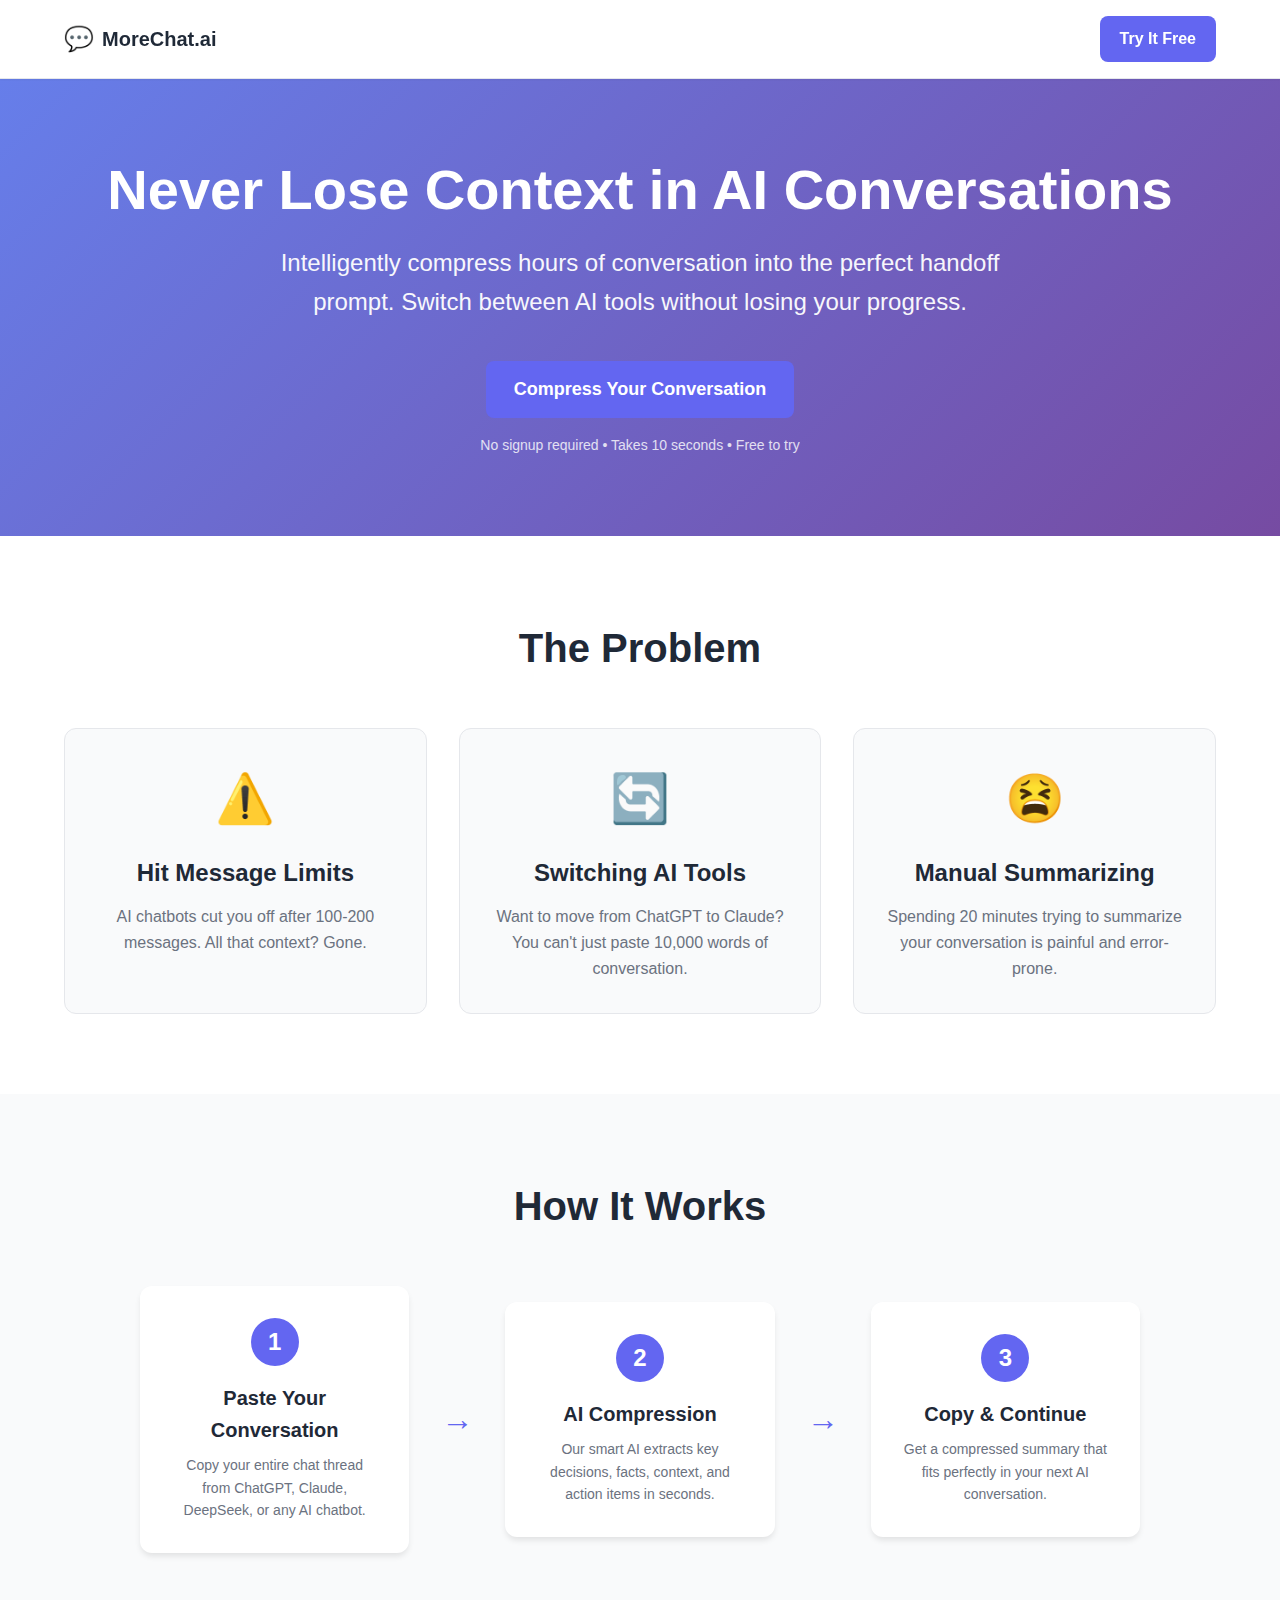
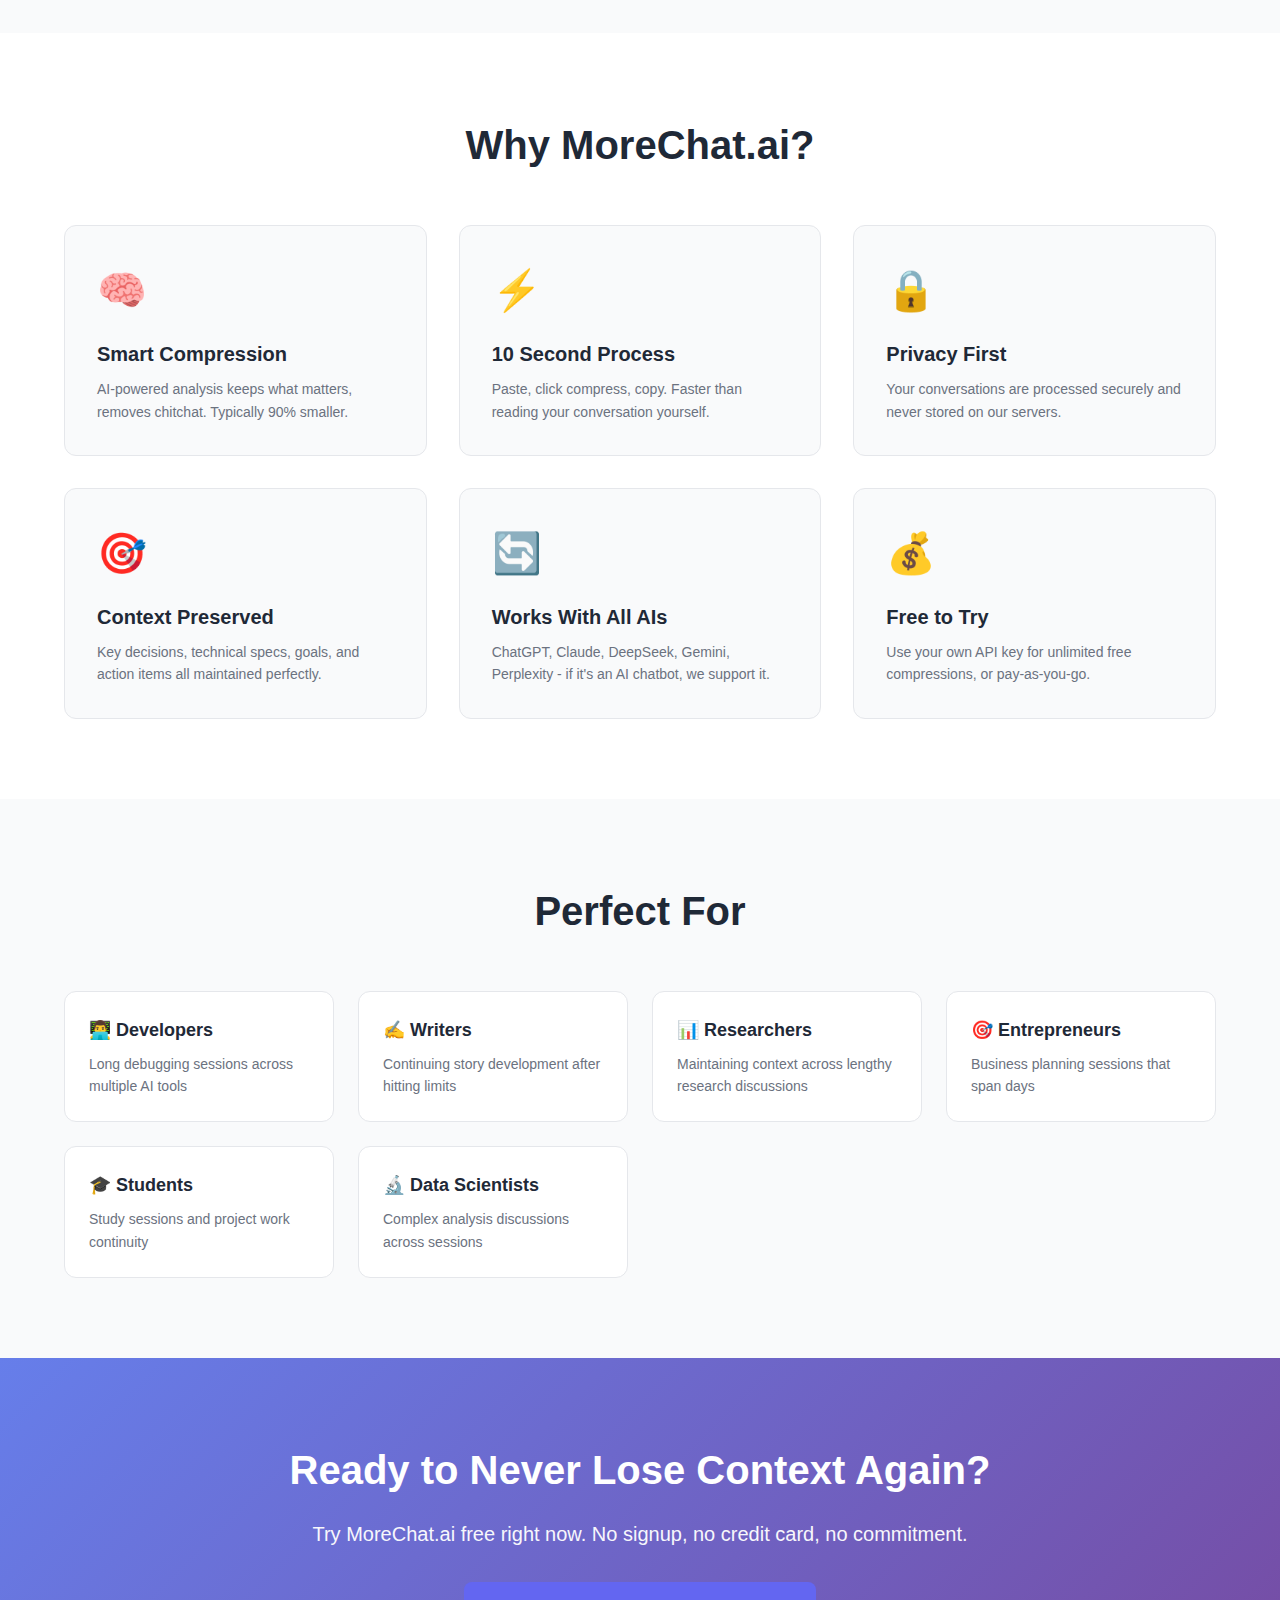
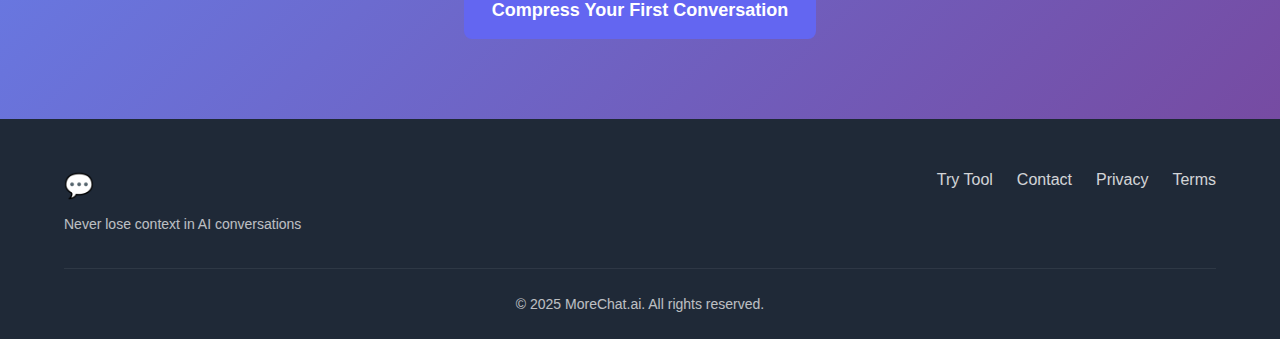
<file: index.html>
<!DOCTYPE html>
<html lang="en">
<head>
    <meta charset="UTF-8">
    <meta name="viewport" content="width=device-width, initial-scale=1.0">
    <title>MoreChat.ai - Never Lose Context in AI Conversations</title>
    <meta name="description" content="Intelligently compress long AI conversations into perfect handoff prompts. Never lose context when switching between ChatGPT, Claude, DeepSeek, and more.">
    <link rel="stylesheet" href="styles.css">
</head>
<body>
    <!-- Navigation -->
    <nav class="nav">
        <div class="container">
            <div class="nav-content">
                <div class="logo">
                    <span class="logo-icon">💬</span>
                    <span class="logo-text">MoreChat.ai</span>
                </div>
                <a href="app.html" class="btn btn-primary">Try It Free</a>
            </div>
        </div>
    </nav>

    <!-- Hero Section -->
    <section class="hero">
        <div class="container">
            <div class="hero-content">
                <h1 class="hero-title">Never Lose Context in AI Conversations</h1>
                <p class="hero-subtitle">Intelligently compress hours of conversation into the perfect handoff prompt. Switch between AI tools without losing your progress.</p>
                <div class="hero-cta">
                    <a href="app.html" class="btn btn-large btn-primary">Compress Your Conversation</a>
                    <p class="hero-note">No signup required • Takes 10 seconds • Free to try</p>
                </div>
            </div>
        </div>
    </section>

    <!-- Problem Section -->
    <section class="problem">
        <div class="container">
            <h2 class="section-title">The Problem</h2>
            <div class="problem-grid">
                <div class="problem-card">
                    <span class="problem-icon">⚠️</span>
                    <h3>Hit Message Limits</h3>
                    <p>AI chatbots cut you off after 100-200 messages. All that context? Gone.</p>
                </div>
                <div class="problem-card">
                    <span class="problem-icon">🔄</span>
                    <h3>Switching AI Tools</h3>
                    <p>Want to move from ChatGPT to Claude? You can't just paste 10,000 words of conversation.</p>
                </div>
                <div class="problem-card">
                    <span class="problem-icon">😫</span>
                    <h3>Manual Summarizing</h3>
                    <p>Spending 20 minutes trying to summarize your conversation is painful and error-prone.</p>
                </div>
            </div>
        </div>
    </section>

    <!-- Solution Section -->
    <section class="solution">
        <div class="container">
            <h2 class="section-title">How It Works</h2>
            <div class="steps">
                <div class="step">
                    <div class="step-number">1</div>
                    <h3>Paste Your Conversation</h3>
                    <p>Copy your entire chat thread from ChatGPT, Claude, DeepSeek, or any AI chatbot.</p>
                </div>
                <div class="step-arrow">→</div>
                <div class="step">
                    <div class="step-number">2</div>
                    <h3>AI Compression</h3>
                    <p>Our smart AI extracts key decisions, facts, context, and action items in seconds.</p>
                </div>
                <div class="step-arrow">→</div>
                <div class="step">
                    <div class="step-number">3</div>
                    <h3>Copy & Continue</h3>
                    <p>Get a compressed summary that fits perfectly in your next AI conversation.</p>
                </div>
            </div>
        </div>
    </section>

    <!-- Features Section -->
    <section class="features">
        <div class="container">
            <h2 class="section-title">Why MoreChat.ai?</h2>
            <div class="features-grid">
                <div class="feature-card">
                    <span class="feature-icon">🧠</span>
                    <h3>Smart Compression</h3>
                    <p>AI-powered analysis keeps what matters, removes chitchat. Typically 90% smaller.</p>
                </div>
                <div class="feature-card">
                    <span class="feature-icon">⚡</span>
                    <h3>10 Second Process</h3>
                    <p>Paste, click compress, copy. Faster than reading your conversation yourself.</p>
                </div>
                <div class="feature-card">
                    <span class="feature-icon">🔒</span>
                    <h3>Privacy First</h3>
                    <p>Your conversations are processed securely and never stored on our servers.</p>
                </div>
                <div class="feature-card">
                    <span class="feature-icon">🎯</span>
                    <h3>Context Preserved</h3>
                    <p>Key decisions, technical specs, goals, and action items all maintained perfectly.</p>
                </div>
                <div class="feature-card">
                    <span class="feature-icon">🔄</span>
                    <h3>Works With All AIs</h3>
                    <p>ChatGPT, Claude, DeepSeek, Gemini, Perplexity - if it's an AI chatbot, we support it.</p>
                </div>
                <div class="feature-card">
                    <span class="feature-icon">💰</span>
                    <h3>Free to Try</h3>
                    <p>Use your own API key for unlimited free compressions, or pay-as-you-go.</p>
                </div>
            </div>
        </div>
    </section>

    <!-- Use Cases Section -->
    <section class="use-cases">
        <div class="container">
            <h2 class="section-title">Perfect For</h2>
            <div class="use-cases-grid">
                <div class="use-case">
                    <h3>👨‍💻 Developers</h3>
                    <p>Long debugging sessions across multiple AI tools</p>
                </div>
                <div class="use-case">
                    <h3>✍️ Writers</h3>
                    <p>Continuing story development after hitting limits</p>
                </div>
                <div class="use-case">
                    <h3>📊 Researchers</h3>
                    <p>Maintaining context across lengthy research discussions</p>
                </div>
                <div class="use-case">
                    <h3>🎯 Entrepreneurs</h3>
                    <p>Business planning sessions that span days</p>
                </div>
                <div class="use-case">
                    <h3>🎓 Students</h3>
                    <p>Study sessions and project work continuity</p>
                </div>
                <div class="use-case">
                    <h3>🔬 Data Scientists</h3>
                    <p>Complex analysis discussions across sessions</p>
                </div>
            </div>
        </div>
    </section>

    <!-- CTA Section -->
    <section class="cta">
        <div class="container">
            <div class="cta-content">
                <h2>Ready to Never Lose Context Again?</h2>
                <p>Try MoreChat.ai free right now. No signup, no credit card, no commitment.</p>
                <a href="app.html" class="btn btn-large btn-primary">Compress Your First Conversation</a>
            </div>
        </div>
    </section>

    <!-- Footer -->
    <footer class="footer">
        <div class="container">
            <div class="footer-content">
                <div class="footer-left">
                    <div class="logo">
                        <span class="logo-icon">💬</span>
                        <span class="logo-text">MoreChat.ai</span>
                    </div>
                    <p class="footer-tagline">Never lose context in AI conversations</p>
                </div>
                <div class="footer-links">
                    <a href="app.html">Try Tool</a>
                    <a href="mailto:hello@morechat.ai">Contact</a>
                    <a href="#privacy">Privacy</a>
                    <a href="#terms">Terms</a>
                </div>
            </div>
            <div class="footer-bottom">
                <p>&copy; 2025 MoreChat.ai. All rights reserved.</p>
            </div>
        </div>
    </footer>
</body>
</html>
</file>
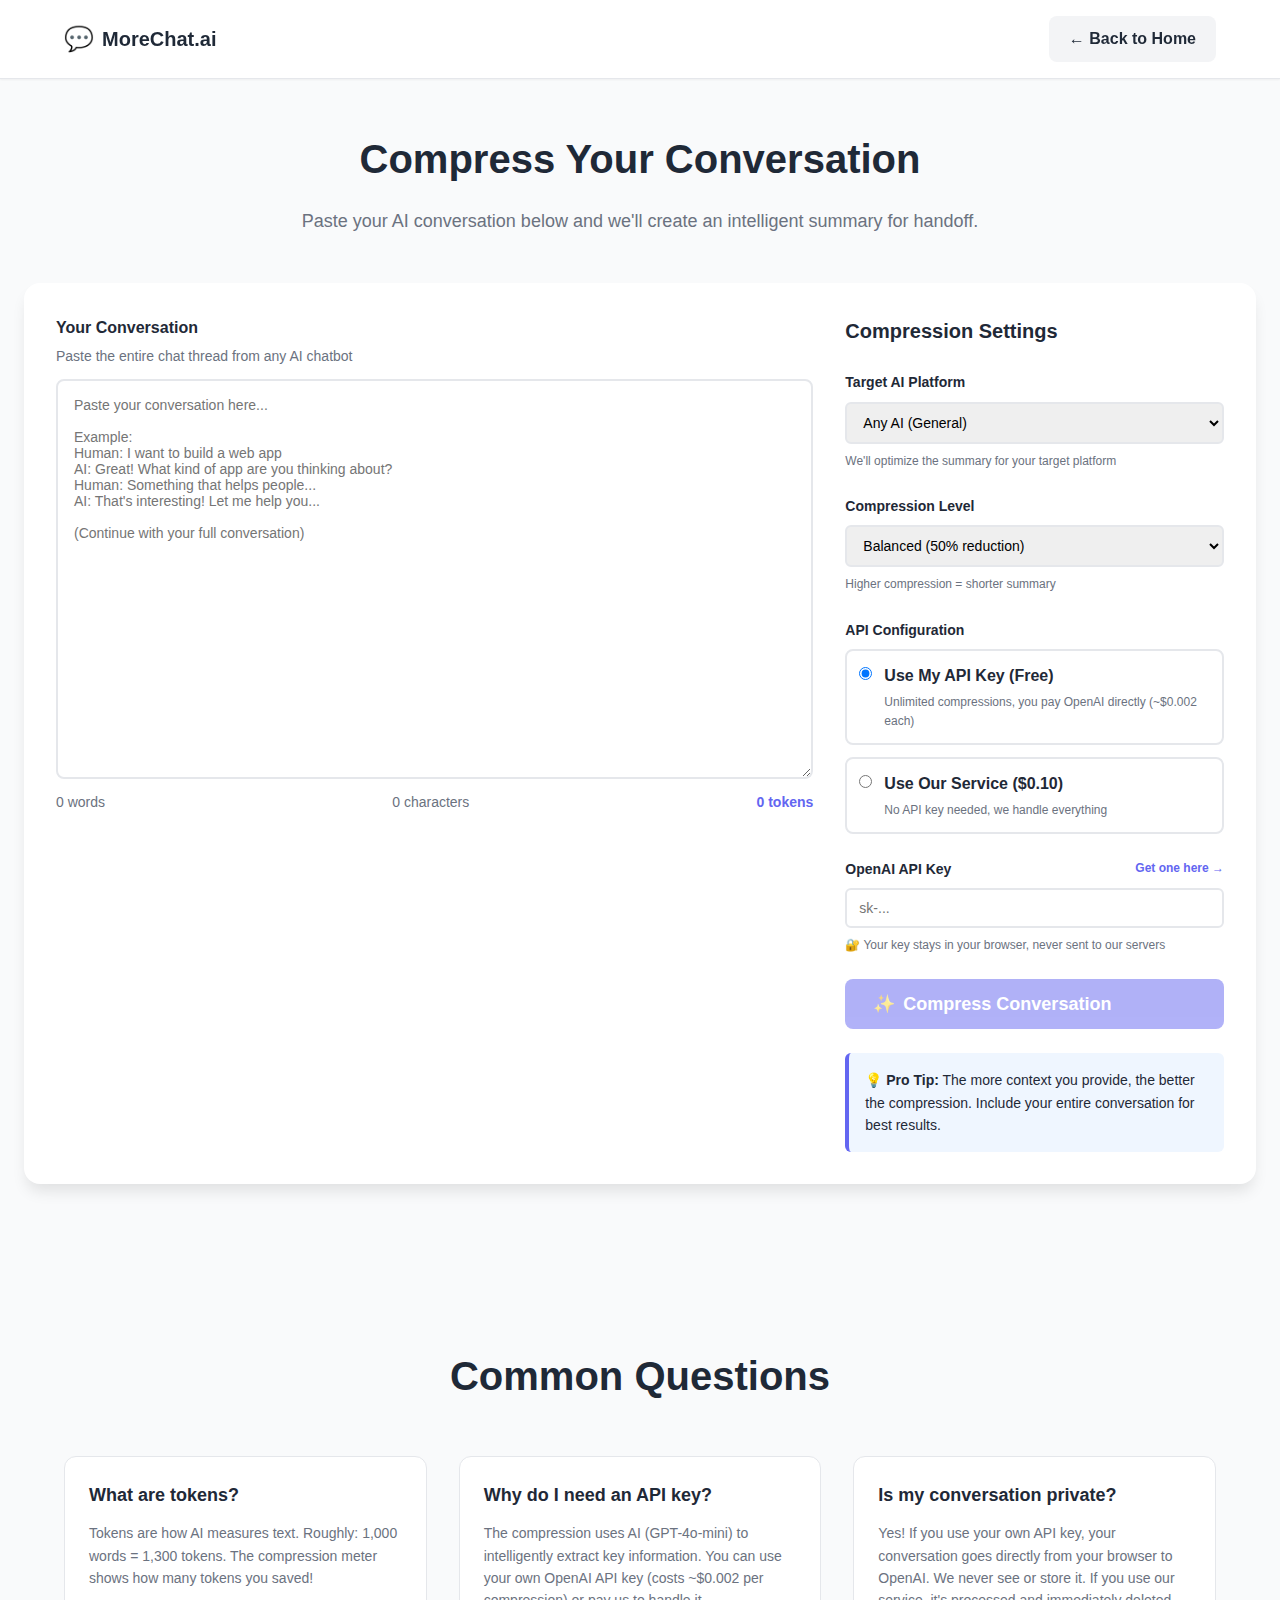
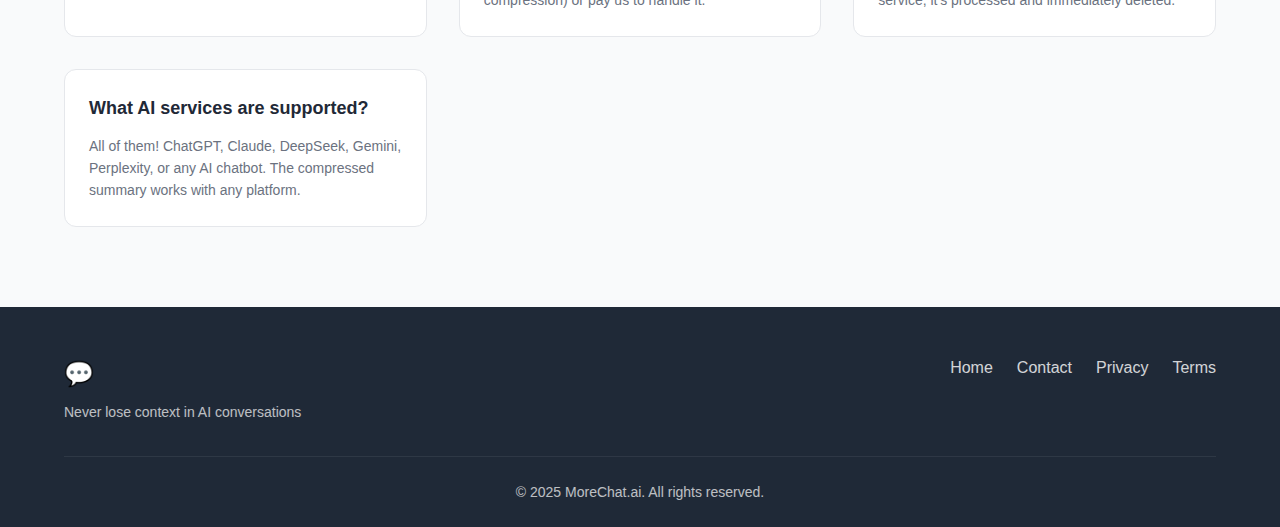
<file: app.html>
<!DOCTYPE html>
<html lang="en">
<head>
    <meta charset="UTF-8">
    <meta name="viewport" content="width=device-width, initial-scale=1.0">
    <title>Compress Conversation - MoreChat.ai</title>
    <meta name="description" content="Paste your AI conversation and get an intelligent compressed summary for handoff.">
    <link rel="stylesheet" href="styles.css">
    <style>
        /* Token Counter Styles */
        .token-metrics {
            display: grid;
            grid-template-columns: repeat(auto-fit, minmax(180px, 1fr));
            gap: 16px;
            margin: 24px 0;
            padding: 20px;
            background: linear-gradient(135deg, #f3f4f6 0%, #e5e7eb 100%);
            border-radius: 12px;
            border: 2px solid #d1d5db;
        }

        .metric-card {
            display: flex;
            flex-direction: column;
            align-items: center;
            padding: 12px;
            background: white;
            border-radius: 8px;
            box-shadow: 0 2px 4px rgba(0, 0, 0, 0.05);
        }

        .metric-label {
            font-size: 12px;
            color: #6b7280;
            font-weight: 600;
            text-transform: uppercase;
            letter-spacing: 0.5px;
            margin-bottom: 4px;
        }

        .metric-value {
            font-size: 28px;
            font-weight: 700;
            color: #1f2937;
        }

        .metric-subtext {
            font-size: 11px;
            color: #9ca3af;
            margin-top: 4px;
        }

        .metric-card.success {
            background: linear-gradient(135deg, #d1fae5 0%, #a7f3d0 100%);
            border: 1px solid #6ee7b7;
        }

        .metric-card.success .metric-value {
            color: #059669;
        }

        .metric-card.success .metric-label {
            color: #047857;
        }

        /* Compression Meter */
        .compression-meter-container {
            margin: 24px 0;
            padding: 20px;
            background: white;
            border: 2px solid #e5e7eb;
            border-radius: 12px;
        }

        .meter-title {
            font-size: 14px;
            font-weight: 600;
            color: #1f2937;
            margin-bottom: 12px;
            display: flex;
            justify-content: space-between;
            align-items: center;
        }

        .meter-percentage {
            font-size: 16px;
            font-weight: 700;
            color: #10b981;
            display: flex;
            align-items: center;
            gap: 4px;
        }

        .meter-bar-background {
            width: 100%;
            height: 24px;
            background: #f3f4f6;
            border-radius: 12px;
            overflow: hidden;
            position: relative;
            margin-bottom: 8px;
        }

        .meter-bar-fill {
            height: 100%;
            background: linear-gradient(90deg, #6366f1 0%, #8b5cf6 100%);
            border-radius: 12px;
            width: 100%;
            transition: width 1.5s cubic-bezier(0.34, 1.56, 0.64, 1);
            position: relative;
            overflow: hidden;
        }

        .meter-bar-fill::after {
            content: '';
            position: absolute;
            top: 0;
            left: 0;
            bottom: 0;
            right: 0;
            background: linear-gradient(
                90deg,
                transparent,
                rgba(255, 255, 255, 0.3),
                transparent
            );
            animation: shimmer 2s infinite;
        }

        @keyframes shimmer {
            0% {
                transform: translateX(-100%);
            }
            100% {
                transform: translateX(100%);
            }
        }

        .meter-labels {
            display: flex;
            justify-content: space-between;
            font-size: 12px;
            color: #6b7280;
            margin-bottom: 4px;
        }

        .meter-stats {
            display: grid;
            grid-template-columns: repeat(2, 1fr);
            gap: 12px;
            margin-top: 12px;
        }

        .stat-item {
            padding: 8px 12px;
            background: #f9fafb;
            border-radius: 6px;
            font-size: 12px;
        }

        .stat-label {
            color: #6b7280;
            font-weight: 500;
        }

        .stat-value {
            color: #1f2937;
            font-weight: 700;
            font-size: 14px;
            margin-top: 2px;
        }

        .stat-value.savings {
            color: #10b981;
        }

        /* Loading animation for meter */
        .meter-bar-fill.loading {
            animation: pulse-width 2s ease-in-out infinite;
        }

        @keyframes pulse-width {
            0%, 100% {
                opacity: 1;
            }
            50% {
                opacity: 0.7;
            }
        }

        /* Token info box */
        .token-info-box {
            padding: 12px 16px;
            background: #eff6ff;
            border-left: 4px solid #3b82f6;
            border-radius: 6px;
            font-size: 13px;
            color: #1e40af;
            margin: 12px 0;
            display: none;
        }

        .token-info-box.show {
            display: block;
        }

        .token-info-box strong {
            color: #1e3a8a;
        }

        /* Hide metrics by default */
        .token-metrics {
            display: none;
        }

        .token-metrics.show {
            display: grid;
        }

        .compression-meter-container {
            display: none;
        }

        .compression-meter-container.show {
            display: block;
        }

        /* Responsive */
        @media (max-width: 768px) {
            .token-metrics {
                grid-template-columns: repeat(2, 1fr);
            }

            .metric-value {
                font-size: 24px;
            }

            .meter-stats {
                grid-template-columns: 1fr;
            }
        }
    </style>
</head>
<body>
    <!-- Navigation -->
    <nav class="nav">
        <div class="container">
            <div class="nav-content">
                <a href="index.html" class="logo">
                    <span class="logo-icon">💬</span>
                    <span class="logo-text">MoreChat.ai</span>
                </a>
                <a href="index.html" class="btn btn-secondary">← Back to Home</a>
            </div>
        </div>
    </nav>

    <!-- App Section -->
    <section class="app-section">
        <div class="container-wide">
            <div class="app-header">
                <h1>Compress Your Conversation</h1>
                <p>Paste your AI conversation below and we'll create an intelligent summary for handoff.</p>
            </div>

            <!-- Input Section -->
            <div class="app-container" id="inputSection">
                <div class="app-main">
                    <div class="input-panel">
                        <label for="conversationInput" class="input-label">
                            <span class="label-text">Your Conversation</span>
                            <span class="label-hint">Paste the entire chat thread from any AI chatbot</span>
                        </label>
                        <textarea 
                            id="conversationInput" 
                            class="conversation-input" 
                            placeholder="Paste your conversation here...

Example:
Human: I want to build a web app
AI: Great! What kind of app are you thinking about?
Human: Something that helps people...
AI: That's interesting! Let me help you...

(Continue with your full conversation)"
                        ></textarea>
                        <div class="input-stats">
                            <span id="wordCount">0 words</span>
                            <span id="charCount">0 characters</span>
                            <span id="tokenCount" style="color: #6366f1; font-weight: 600;">0 tokens</span>
                        </div>
                    </div>

                    <div class="settings-panel">
                        <h3 class="settings-title">Compression Settings</h3>
                        
                        <div class="setting-group">
                            <label for="targetAI" class="setting-label">Target AI Platform</label>
                            <select id="targetAI" class="setting-select">
                                <option value="general">Any AI (General)</option>
                                <option value="chatgpt">ChatGPT</option>
                                <option value="claude">Claude</option>
                                <option value="deepseek">DeepSeek</option>
                                <option value="gemini">Gemini</option>
                                <option value="perplexity">Perplexity</option>
                            </select>
                            <span class="setting-hint">We'll optimize the summary for your target platform</span>
                        </div>

                        <div class="setting-group">
                            <label for="compressionLevel" class="setting-label">Compression Level</label>
                            <select id="compressionLevel" class="setting-select">
                                <option value="light">Light (30% reduction)</option>
                                <option value="balanced" selected>Balanced (50% reduction)</option>
                                <option value="aggressive">Aggressive (70% reduction)</option>
                                <option value="extreme">Extreme (85% reduction)</option>
                            </select>
                            <span class="setting-hint">Higher compression = shorter summary</span>
                        </div>

                        <div class="setting-group">
                            <label class="setting-label">API Configuration</label>
                            <div class="api-options">
                                <div class="api-option">
                                    <input type="radio" id="useOwnKey" name="apiOption" value="own" checked>
                                    <label for="useOwnKey">
                                        <strong>Use My API Key (Free)</strong>
                                        <span class="api-hint">Unlimited compressions, you pay OpenAI directly (~$0.002 each)</span>
                                    </label>
                                </div>
                                <div class="api-option">
                                    <input type="radio" id="useOurService" name="apiOption" value="service">
                                    <label for="useOurService">
                                        <strong>Use Our Service ($0.10)</strong>
                                        <span class="api-hint">No API key needed, we handle everything</span>
                                    </label>
                                </div>
                            </div>
                        </div>

                        <div class="setting-group" id="apiKeyGroup">
                            <label for="apiKey" class="setting-label">
                                OpenAI API Key
                                <a href="https://platform.openai.com/api-keys" target="_blank" class="help-link">Get one here →</a>
                            </label>
                            <input 
                                type="password" 
                                id="apiKey" 
                                class="setting-input" 
                                placeholder="sk-..."
                            >
                            <span class="setting-hint">🔐 Your key stays in your browser, never sent to our servers</span>
                        </div>

                        <button id="compressBtn" class="btn btn-large btn-primary" disabled>
                            <span class="btn-icon">✨</span>
                            Compress Conversation
                        </button>

                        <div class="info-box">
                            <strong>💡 Pro Tip:</strong> The more context you provide, the better the compression. Include your entire conversation for best results.
                        </div>
                    </div>
                </div>
            </div>

            <!-- Loading Section -->
            <div class="loading-container" id="loadingSection" style="display: none;">
                <div class="loading-spinner"></div>
                <h2>Compressing Your Conversation...</h2>
                <p id="loadingText">Analyzing conversation structure...</p>
                <div class="loading-progress">
                    <div class="loading-bar" id="loadingBar"></div>
                </div>

                <!-- Token Metrics During Loading -->
                <div class="token-metrics show" id="tokenMetricsLoading">
                    <div class="metric-card">
                        <div class="metric-label">Input Tokens</div>
                        <div class="metric-value" id="inputTokensDisplay">-</div>
                    </div>
                    <div class="metric-card">
                        <div class="metric-label">Estimated Output</div>
                        <div class="metric-value" id="estimatedOutputDisplay">-</div>
                    </div>
                </div>
            </div>

            <!-- Results Section -->
            <div class="results-container" id="resultsSection" style="display: none;">
                <div class="results-header">
                    <h2>✨ Your Compressed Summary</h2>
                </div>

                <!-- Token Metrics Display -->
                <div class="token-metrics show">
                    <div class="metric-card">
                        <div class="metric-label">Original</div>
                        <div class="metric-value" id="originalTokensResult">0</div>
                        <div class="metric-subtext">tokens</div>
                    </div>
                    <div class="metric-card success">
                        <div class="metric-label">Compressed</div>
                        <div class="metric-value" id="compressedTokensResult">0</div>
                        <div class="metric-subtext">tokens</div>
                    </div>
                    <div class="metric-card success">
                        <div class="metric-label">Reduction</div>
                        <div class="metric-value" id="reductionPercent">0</div>
                        <div class="metric-subtext">% smaller</div>
                    </div>
                    <div class="metric-card">
                        <div class="metric-label">You Saved</div>
                        <div class="metric-value" id="tokensSaved">0</div>
                        <div class="metric-subtext">tokens</div>
                    </div>
                </div>

                <!-- Compression Meter -->
                <div class="compression-meter-container show">
                    <div class="meter-title">
                        Compression Ratio
                        <span class="meter-percentage" id="compressionPercentage">
                            0%
                            <span>→</span>
                        </span>
                    </div>
                    <div class="meter-labels">
                        <span>Original Size</span>
                        <span>Compressed Size</span>
                    </div>
                    <div class="meter-bar-background">
                        <div class="meter-bar-fill" id="meterBarFill" style="width: 100%;"></div>
                    </div>
                    <div class="meter-stats">
                        <div class="stat-item">
                            <div class="stat-label">Compression Level</div>
                            <div class="stat-value" id="compressionLevel">Balanced</div>
                        </div>
                        <div class="stat-item">
                            <div class="stat-label">Estimated Cost Saved</div>
                            <div class="stat-value savings" id="costSaved">$0.00</div>
                        </div>
                        <div class="stat-item">
                            <div class="stat-label">Original Word Count</div>
                            <div class="stat-value" id="originalWords">0</div>
                        </div>
                        <div class="stat-item">
                            <div class="stat-label">Compressed Word Count</div>
                            <div class="stat-value" id="compressedWords">0</div>
                        </div>
                    </div>
                </div>

                <div class="results-content">
                    <div class="compressed-output">
                        <div class="output-header">
                            <span class="output-label">Compressed Summary</span>
                            <button id="copyBtn" class="btn btn-secondary btn-small">
                                <span class="btn-icon">📋</span>
                                Copy to Clipboard
                            </button>
                        </div>
                        <div id="compressedText" class="output-text"></div>
                    </div>

                    <div class="results-actions">
                        <button id="downloadBtn" class="btn btn-secondary">
                            <span class="btn-icon">💾</span>
                            Download as .txt
                        </button>
                        <button id="newCompressionBtn" class="btn btn-primary">
                            <span class="btn-icon">📄</span>
                            Compress Another
                        </button>
                    </div>

                    <div class="usage-guide">
                        <h3>How to Use This Summary</h3>
                        <ol>
                            <li>Copy the compressed summary above</li>
                            <li>Open a new conversation in your AI chatbot</li>
                            <li>Paste this message:
                                <div class="code-block">Hi! I'm continuing a conversation. Here's the context:

[PASTE COMPRESSED SUMMARY]

Please continue helping me from where we left off.</div>
                            </li>
                            <li>Your AI now has full context without reading thousands of words!</li>
                        </ol>
                    </div>
                </div>
            </div>

        </div>
    </section>

    <!-- FAQ Section -->
    <section class="faq-section">
        <div class="container">
            <h2 class="section-title">Common Questions</h2>
            <div class="faq-grid">
                <div class="faq-item">
                    <h3>What are tokens?</h3>
                    <p>Tokens are how AI measures text. Roughly: 1,000 words = 1,300 tokens. The compression meter shows how many tokens you saved!</p>
                </div>
                <div class="faq-item">
                    <h3>Why do I need an API key?</h3>
                    <p>The compression uses AI (GPT-4o-mini) to intelligently extract key information. You can use your own OpenAI API key (costs ~$0.002 per compression) or pay us to handle it.</p>
                </div>
                <div class="faq-item">
                    <h3>Is my conversation private?</h3>
                    <p>Yes! If you use your own API key, your conversation goes directly from your browser to OpenAI. We never see or store it. If you use our service, it's processed and immediately deleted.</p>
                </div>
                <div class="faq-item">
                    <h3>What AI services are supported?</h3>
                    <p>All of them! ChatGPT, Claude, DeepSeek, Gemini, Perplexity, or any AI chatbot. The compressed summary works with any platform.</p>
                </div>
            </div>
        </div>
    </section>

    <!-- Footer -->
    <footer class="footer">
        <div class="container">
            <div class="footer-content">
                <div class="footer-left">
                    <div class="logo">
                        <span class="logo-icon">💬</span>
                        <span class="logo-text">MoreChat.ai</span>
                    </div>
                    <p class="footer-tagline">Never lose context in AI conversations</p>
                </div>
                <div class="footer-links">
                    <a href="index.html">Home</a>
                    <a href="mailto:hello@morechat.ai">Contact</a>
                    <a href="#privacy">Privacy</a>
                    <a href="#terms">Terms</a>
                </div>
            </div>
            <div class="footer-bottom">
                <p>&copy; 2025 MoreChat.ai. All rights reserved.</p>
            </div>
        </div>
    </footer>

    <script src="script.js"></script>
    <script>
        // Token counting function (simplified, works in browser)
        function estimateTokens(text) {
            // Rough approximation: ~1.3 tokens per word on average
            const words = text.trim().split(/\s+/).length;
            return Math.round(words * 1.3);
        }

        // Update token count as user types
        document.getElementById('conversationInput').addEventListener('input', function() {
            const tokens = estimateTokens(this.value);
            document.getElementById('tokenCount').textContent = tokens.toLocaleString() + ' tokens';
        });
    </script>
</body>
</html>
</file>
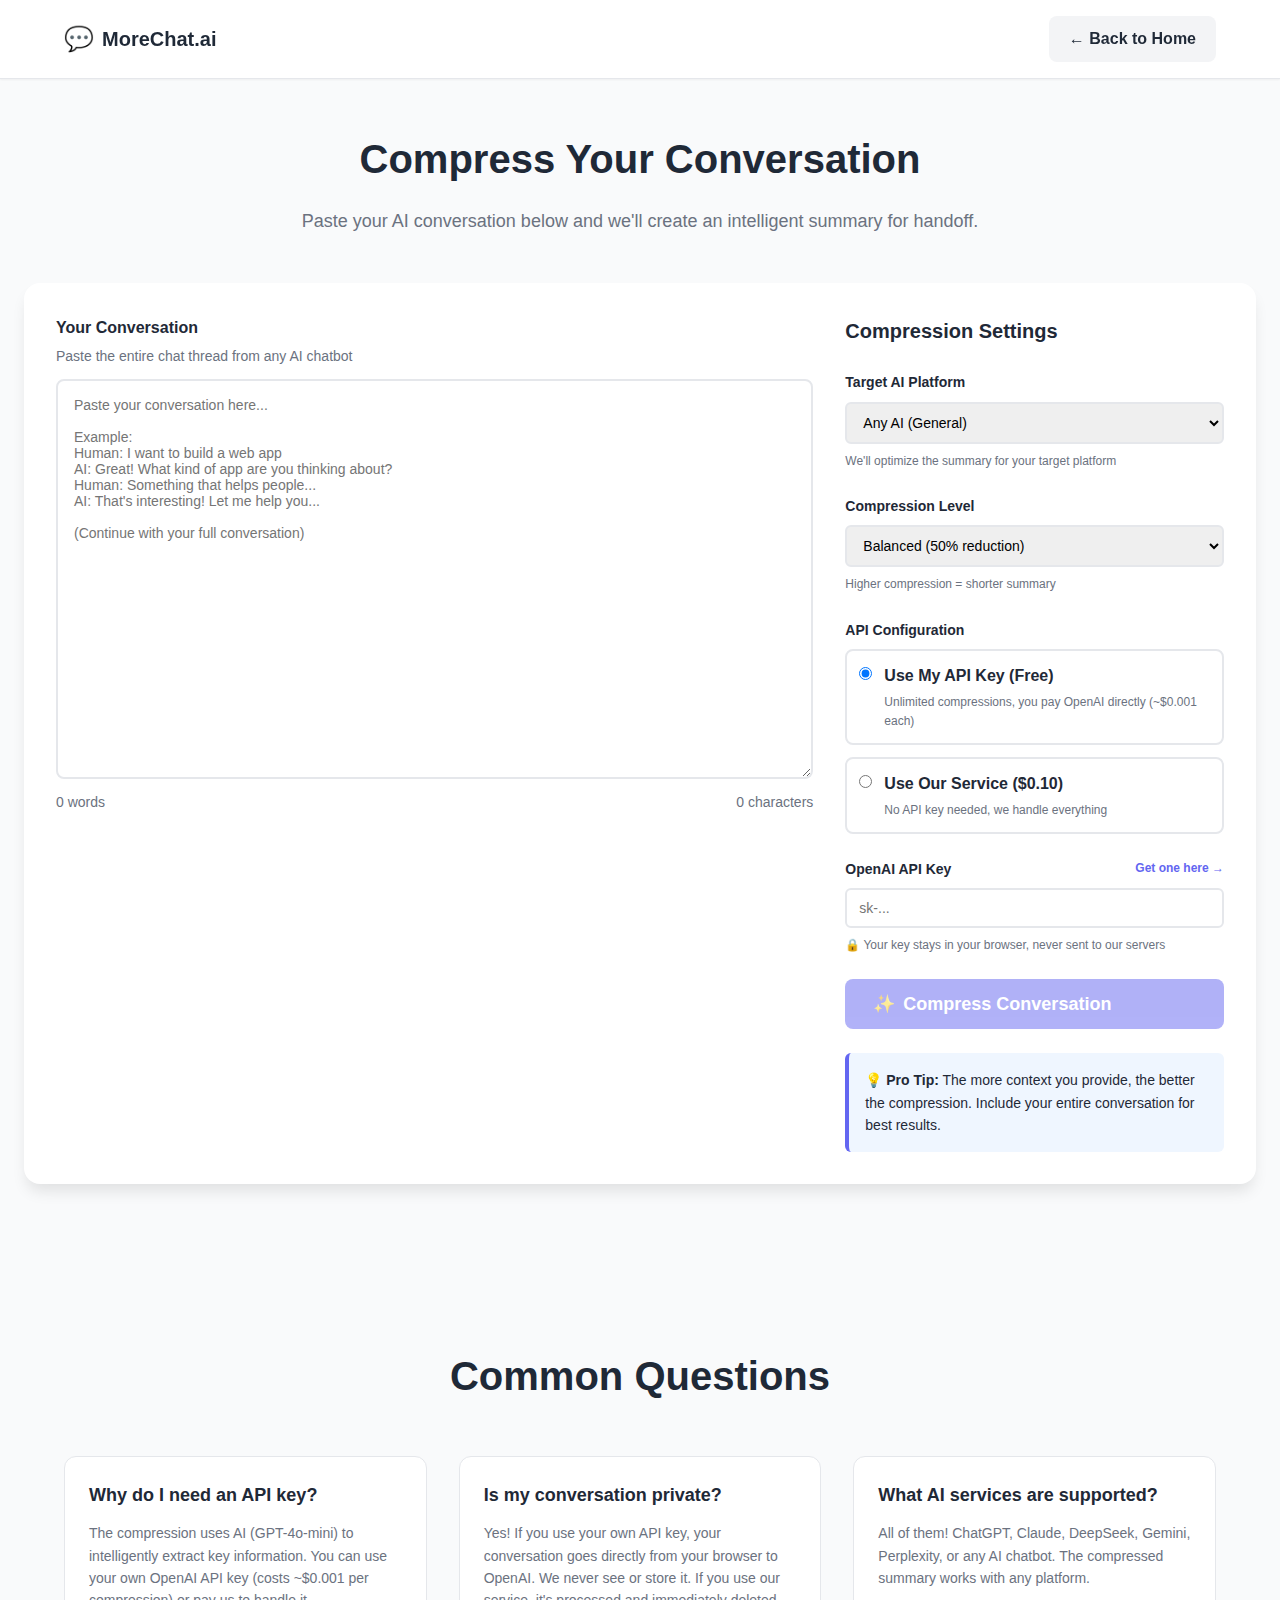
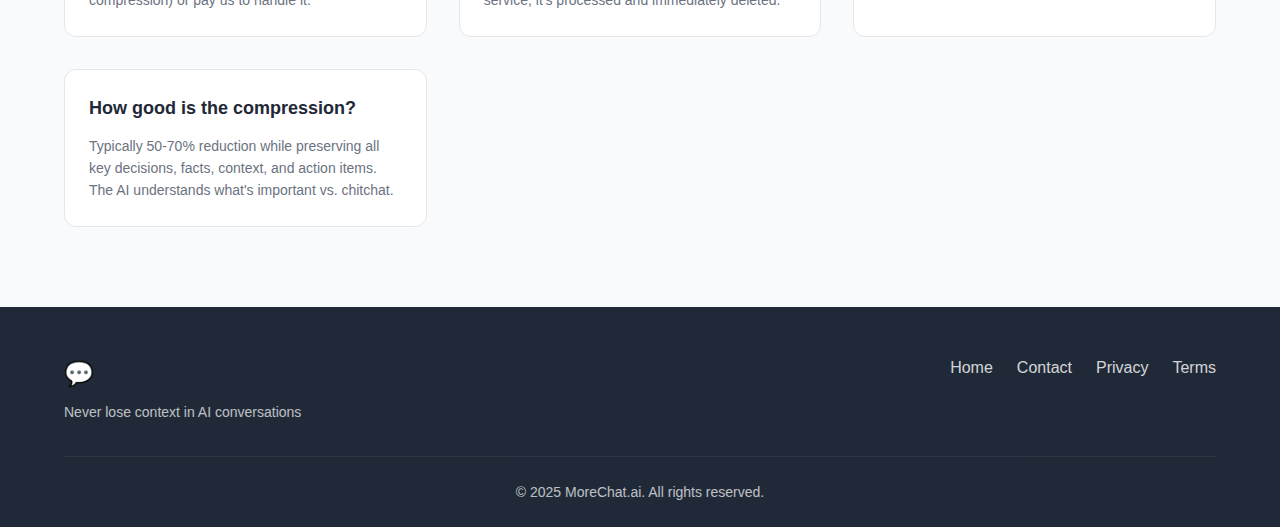
<file: morechat-app.html>
<!DOCTYPE html>
<html lang="en">
<head>
    <meta charset="UTF-8">
    <meta name="viewport" content="width=device-width, initial-scale=1.0">
    <title>Compress Conversation - MoreChat.ai</title>
    <meta name="description" content="Paste your AI conversation and get an intelligent compressed summary for handoff.">
    <link rel="stylesheet" href="styles.css">
</head>
<body>
    <!-- Navigation -->
    <nav class="nav">
        <div class="container">
            <div class="nav-content">
                <a href="index.html" class="logo">
                    <span class="logo-icon">💬</span>
                    <span class="logo-text">MoreChat.ai</span>
                </a>
                <a href="index.html" class="btn btn-secondary">← Back to Home</a>
            </div>
        </div>
    </nav>

    <!-- App Section -->
    <section class="app-section">
        <div class="container-wide">
            <div class="app-header">
                <h1>Compress Your Conversation</h1>
                <p>Paste your AI conversation below and we'll create an intelligent summary for handoff.</p>
            </div>

            <!-- Input Section -->
            <div class="app-container" id="inputSection">
                <div class="app-main">
                    <div class="input-panel">
                        <label for="conversationInput" class="input-label">
                            <span class="label-text">Your Conversation</span>
                            <span class="label-hint">Paste the entire chat thread from any AI chatbot</span>
                        </label>
                        <textarea 
                            id="conversationInput" 
                            class="conversation-input" 
                            placeholder="Paste your conversation here...

Example:
Human: I want to build a web app
AI: Great! What kind of app are you thinking about?
Human: Something that helps people...
AI: That's interesting! Let me help you...

(Continue with your full conversation)"
                        ></textarea>
                        <div class="input-stats">
                            <span id="wordCount">0 words</span>
                            <span id="charCount">0 characters</span>
                        </div>
                    </div>

                    <div class="settings-panel">
                        <h3 class="settings-title">Compression Settings</h3>
                        
                        <div class="setting-group">
                            <label for="targetAI" class="setting-label">Target AI Platform</label>
                            <select id="targetAI" class="setting-select">
                                <option value="general">Any AI (General)</option>
                                <option value="chatgpt">ChatGPT</option>
                                <option value="claude">Claude</option>
                                <option value="deepseek">DeepSeek</option>
                                <option value="gemini">Gemini</option>
                                <option value="perplexity">Perplexity</option>
                            </select>
                            <span class="setting-hint">We'll optimize the summary for your target platform</span>
                        </div>

                        <div class="setting-group">
                            <label for="compressionLevel" class="setting-label">Compression Level</label>
                            <select id="compressionLevel" class="setting-select">
                                <option value="light">Light (30% reduction)</option>
                                <option value="balanced" selected>Balanced (50% reduction)</option>
                                <option value="aggressive">Aggressive (70% reduction)</option>
                                <option value="extreme">Extreme (85% reduction)</option>
                            </select>
                            <span class="setting-hint">Higher compression = shorter summary</span>
                        </div>

                        <div class="setting-group">
                            <label class="setting-label">API Configuration</label>
                            <div class="api-options">
                                <div class="api-option">
                                    <input type="radio" id="useOwnKey" name="apiOption" value="own" checked>
                                    <label for="useOwnKey">
                                        <strong>Use My API Key (Free)</strong>
                                        <span class="api-hint">Unlimited compressions, you pay OpenAI directly (~$0.001 each)</span>
                                    </label>
                                </div>
                                <div class="api-option">
                                    <input type="radio" id="useOurService" name="apiOption" value="service">
                                    <label for="useOurService">
                                        <strong>Use Our Service ($0.10)</strong>
                                        <span class="api-hint">No API key needed, we handle everything</span>
                                    </label>
                                </div>
                            </div>
                        </div>

                        <div class="setting-group" id="apiKeyGroup">
                            <label for="apiKey" class="setting-label">
                                OpenAI API Key
                                <a href="https://platform.openai.com/api-keys" target="_blank" class="help-link">Get one here →</a>
                            </label>
                            <input 
                                type="password" 
                                id="apiKey" 
                                class="setting-input" 
                                placeholder="sk-..."
                            >
                            <span class="setting-hint">🔒 Your key stays in your browser, never sent to our servers</span>
                        </div>

                        <button id="compressBtn" class="btn btn-large btn-primary" disabled>
                            <span class="btn-icon">✨</span>
                            Compress Conversation
                        </button>

                        <div class="info-box">
                            <strong>💡 Pro Tip:</strong> The more context you provide, the better the compression. Include your entire conversation for best results.
                        </div>
                    </div>
                </div>
            </div>

            <!-- Loading Section -->
            <div class="loading-container" id="loadingSection" style="display: none;">
                <div class="loading-spinner"></div>
                <h2>Compressing Your Conversation...</h2>
                <p id="loadingText">Analyzing conversation structure...</p>
                <div class="loading-progress">
                    <div class="loading-bar" id="loadingBar"></div>
                </div>
            </div>

            <!-- Results Section -->
            <div class="results-container" id="resultsSection" style="display: none;">
                <div class="results-header">
                    <h2>✨ Your Compressed Summary</h2>
                    <div class="results-stats">
                        <span class="stat">
                            <strong>Original:</strong> <span id="originalWords">0</span> words
                        </span>
                        <span class="stat">
                            <strong>Compressed:</strong> <span id="compressedWords">0</span> words
                        </span>
                        <span class="stat stat-highlight">
                            <strong>Reduction:</strong> <span id="reductionPercent">0</span>%
                        </span>
                    </div>
                </div>

                <div class="results-content">
                    <div class="compressed-output">
                        <div class="output-header">
                            <span class="output-label">Compressed Summary</span>
                            <button id="copyBtn" class="btn btn-secondary btn-small">
                                <span class="btn-icon">📋</span>
                                Copy to Clipboard
                            </button>
                        </div>
                        <div id="compressedText" class="output-text"></div>
                    </div>

                    <div class="results-actions">
                        <button id="downloadBtn" class="btn btn-secondary">
                            <span class="btn-icon">💾</span>
                            Download as .txt
                        </button>
                        <button id="newCompressionBtn" class="btn btn-primary">
                            <span class="btn-icon">🔄</span>
                            Compress Another
                        </button>
                    </div>

                    <div class="usage-guide">
                        <h3>How to Use This Summary</h3>
                        <ol>
                            <li>Copy the compressed summary above</li>
                            <li>Open a new conversation in your AI chatbot</li>
                            <li>Paste this message:
                                <div class="code-block">Hi! I'm continuing a conversation. Here's the context:

[PASTE COMPRESSED SUMMARY]

Please continue helping me from where we left off.</div>
                            </li>
                            <li>Your AI now has full context without reading thousands of words!</li>
                        </ol>
                    </div>
                </div>
            </div>

        </div>
    </section>

    <!-- FAQ Section -->
    <section class="faq-section">
        <div class="container">
            <h2 class="section-title">Common Questions</h2>
            <div class="faq-grid">
                <div class="faq-item">
                    <h3>Why do I need an API key?</h3>
                    <p>The compression uses AI (GPT-4o-mini) to intelligently extract key information. You can use your own OpenAI API key (costs ~$0.001 per compression) or pay us to handle it.</p>
                </div>
                <div class="faq-item">
                    <h3>Is my conversation private?</h3>
                    <p>Yes! If you use your own API key, your conversation goes directly from your browser to OpenAI. We never see or store it. If you use our service, it's processed and immediately deleted.</p>
                </div>
                <div class="faq-item">
                    <h3>What AI services are supported?</h3>
                    <p>All of them! ChatGPT, Claude, DeepSeek, Gemini, Perplexity, or any AI chatbot. The compressed summary works with any platform.</p>
                </div>
                <div class="faq-item">
                    <h3>How good is the compression?</h3>
                    <p>Typically 50-70% reduction while preserving all key decisions, facts, context, and action items. The AI understands what's important vs. chitchat.</p>
                </div>
            </div>
        </div>
    </section>

    <!-- Footer -->
    <footer class="footer">
        <div class="container">
            <div class="footer-content">
                <div class="footer-left">
                    <div class="logo">
                        <span class="logo-icon">💬</span>
                        <span class="logo-text">MoreChat.ai</span>
                    </div>
                    <p class="footer-tagline">Never lose context in AI conversations</p>
                </div>
                <div class="footer-links">
                    <a href="index.html">Home</a>
                    <a href="mailto:hello@morechat.ai">Contact</a>
                    <a href="#privacy">Privacy</a>
                    <a href="#terms">Terms</a>
                </div>
            </div>
            <div class="footer-bottom">
                <p>&copy; 2025 MoreChat.ai. All rights reserved.</p>
            </div>
        </div>
    </footer>

    <script src="script.js"></script>
</body>
</html>
</file>
<file: styles.css>
/* Reset and Base Styles */
* {
    margin: 0;
    padding: 0;
    box-sizing: border-box;
}

:root {
    --primary: #6366f1;
    --primary-dark: #4f46e5;
    --secondary: #8b5cf6;
    --success: #10b981;
    --danger: #ef4444;
    --warning: #f59e0b;
    --text-primary: #1f2937;
    --text-secondary: #6b7280;
    --bg-primary: #ffffff;
    --bg-secondary: #f9fafb;
    --bg-tertiary: #f3f4f6;
    --border: #e5e7eb;
    --shadow-sm: 0 1px 2px 0 rgba(0, 0, 0, 0.05);
    --shadow-md: 0 4px 6px -1px rgba(0, 0, 0, 0.1);
    --shadow-lg: 0 10px 15px -3px rgba(0, 0, 0, 0.1);
    --shadow-xl: 0 20px 25px -5px rgba(0, 0, 0, 0.1);
}

body {
    font-family: -apple-system, BlinkMacSystemFont, 'Segoe UI', Roboto, 'Helvetica Neue', Arial, sans-serif;
    color: var(--text-primary);
    background: var(--bg-secondary);
    line-height: 1.6;
    overflow-x: hidden;
}

/* Container */
.container {
    max-width: 1200px;
    margin: 0 auto;
    padding: 0 24px;
}

.container-wide {
    max-width: 1400px;
    margin: 0 auto;
    padding: 0 24px;
}

/* Navigation */
.nav {
    background: var(--bg-primary);
    border-bottom: 1px solid var(--border);
    padding: 16px 0;
    position: sticky;
    top: 0;
    z-index: 100;
    box-shadow: var(--shadow-sm);
}

.nav-content {
    display: flex;
    justify-content: space-between;
    align-items: center;
}

.logo {
    display: flex;
    align-items: center;
    gap: 8px;
    text-decoration: none;
    color: var(--text-primary);
    font-weight: 700;
    font-size: 20px;
}

.logo-icon {
    font-size: 24px;
}

/* Buttons */
.btn {
    display: inline-flex;
    align-items: center;
    gap: 8px;
    padding: 10px 20px;
    border: none;
    border-radius: 8px;
    font-size: 16px;
    font-weight: 600;
    cursor: pointer;
    transition: all 0.2s;
    text-decoration: none;
    white-space: nowrap;
}

.btn-primary {
    background: var(--primary);
    color: white;
}

.btn-primary:hover {
    background: var(--primary-dark);
    transform: translateY(-1px);
    box-shadow: var(--shadow-md);
}

.btn-secondary {
    background: var(--bg-tertiary);
    color: var(--text-primary);
}

.btn-secondary:hover {
    background: var(--border);
}

.btn-large {
    padding: 14px 28px;
    font-size: 18px;
}

.btn-small {
    padding: 6px 12px;
    font-size: 14px;
}

.btn:disabled {
    opacity: 0.5;
    cursor: not-allowed;
    transform: none;
}

.btn-icon {
    font-size: 18px;
}

/* Hero Section */
.hero {
    padding: 80px 0;
    text-align: center;
    background: linear-gradient(135deg, #667eea 0%, #764ba2 100%);
    color: white;
}

.hero-title {
    font-size: 56px;
    font-weight: 800;
    margin-bottom: 24px;
    line-height: 1.1;
}

.hero-subtitle {
    font-size: 24px;
    margin-bottom: 40px;
    max-width: 800px;
    margin-left: auto;
    margin-right: auto;
    opacity: 0.95;
}

.hero-cta {
    display: flex;
    flex-direction: column;
    align-items: center;
    gap: 16px;
}

.hero-note {
    font-size: 14px;
    opacity: 0.8;
}

/* Problem Section */
.problem {
    padding: 80px 0;
    background: var(--bg-primary);
}

.section-title {
    text-align: center;
    font-size: 40px;
    font-weight: 700;
    margin-bottom: 48px;
}

.problem-grid {
    display: grid;
    grid-template-columns: repeat(auto-fit, minmax(300px, 1fr));
    gap: 32px;
}

.problem-card {
    padding: 32px;
    background: var(--bg-secondary);
    border-radius: 12px;
    border: 1px solid var(--border);
    text-align: center;
}

.problem-icon {
    font-size: 48px;
    display: block;
    margin-bottom: 16px;
}

.problem-card h3 {
    font-size: 24px;
    margin-bottom: 12px;
}

.problem-card p {
    color: var(--text-secondary);
    font-size: 16px;
}

/* Solution Section */
.solution {
    padding: 80px 0;
    background: var(--bg-secondary);
}

.steps {
    display: flex;
    justify-content: center;
    align-items: center;
    gap: 32px;
    flex-wrap: wrap;
    max-width: 1000px;
    margin: 0 auto;
}

.step {
    flex: 1;
    min-width: 200px;
    padding: 32px;
    background: var(--bg-primary);
    border-radius: 12px;
    box-shadow: var(--shadow-md);
    text-align: center;
}

.step-number {
    width: 48px;
    height: 48px;
    background: var(--primary);
    color: white;
    border-radius: 50%;
    display: flex;
    align-items: center;
    justify-content: center;
    font-size: 24px;
    font-weight: 700;
    margin: 0 auto 16px;
}

.step h3 {
    font-size: 20px;
    margin-bottom: 8px;
}

.step p {
    color: var(--text-secondary);
    font-size: 14px;
}

.step-arrow {
    font-size: 32px;
    color: var(--primary);
    font-weight: 700;
}

/* Features Section */
.features {
    padding: 80px 0;
    background: var(--bg-primary);
}

.features-grid {
    display: grid;
    grid-template-columns: repeat(auto-fit, minmax(300px, 1fr));
    gap: 32px;
}

.feature-card {
    padding: 32px;
    background: var(--bg-secondary);
    border-radius: 12px;
    border: 1px solid var(--border);
}

.feature-icon {
    font-size: 40px;
    display: block;
    margin-bottom: 16px;
}

.feature-card h3 {
    font-size: 20px;
    margin-bottom: 8px;
}

.feature-card p {
    color: var(--text-secondary);
    font-size: 14px;
}

/* Use Cases Section */
.use-cases {
    padding: 80px 0;
    background: var(--bg-secondary);
}

.use-cases-grid {
    display: grid;
    grid-template-columns: repeat(auto-fit, minmax(250px, 1fr));
    gap: 24px;
}

.use-case {
    padding: 24px;
    background: var(--bg-primary);
    border-radius: 12px;
    border: 1px solid var(--border);
}

.use-case h3 {
    font-size: 18px;
    margin-bottom: 8px;
}

.use-case p {
    color: var(--text-secondary);
    font-size: 14px;
}

/* CTA Section */
.cta {
    padding: 80px 0;
    background: linear-gradient(135deg, #667eea 0%, #764ba2 100%);
    color: white;
    text-align: center;
}

.cta-content h2 {
    font-size: 40px;
    margin-bottom: 16px;
}

.cta-content p {
    font-size: 20px;
    margin-bottom: 32px;
    opacity: 0.95;
}

/* Footer */
.footer {
    background: var(--text-primary);
    color: white;
    padding: 48px 0 24px;
}

.footer-content {
    display: flex;
    justify-content: space-between;
    align-items: start;
    margin-bottom: 32px;
    gap: 32px;
    flex-wrap: wrap;
}

.footer-tagline {
    margin-top: 8px;
    opacity: 0.7;
    font-size: 14px;
}

.footer-links {
    display: flex;
    gap: 24px;
}

.footer-links a {
    color: white;
    text-decoration: none;
    opacity: 0.8;
    transition: opacity 0.2s;
}

.footer-links a:hover {
    opacity: 1;
}

.footer-bottom {
    text-align: center;
    padding-top: 24px;
    border-top: 1px solid rgba(255, 255, 255, 0.1);
    opacity: 0.7;
    font-size: 14px;
}

/* App Section */
.app-section {
    padding: 48px 0 80px;
    min-height: calc(100vh - 200px);
}

.app-header {
    text-align: center;
    margin-bottom: 48px;
}

.app-header h1 {
    font-size: 40px;
    margin-bottom: 16px;
}

.app-header p {
    font-size: 18px;
    color: var(--text-secondary);
}

.app-container {
    background: var(--bg-primary);
    border-radius: 16px;
    padding: 32px;
    box-shadow: var(--shadow-lg);
}

.app-main {
    display: grid;
    grid-template-columns: 2fr 1fr;
    gap: 32px;
}

/* Input Panel */
.input-panel {
    display: flex;
    flex-direction: column;
    gap: 12px;
}

.input-label {
    display: flex;
    flex-direction: column;
    gap: 4px;
}

.label-text {
    font-weight: 600;
    font-size: 16px;
}

.label-hint {
    font-size: 14px;
    color: var(--text-secondary);
}

.conversation-input {
    width: 100%;
    min-height: 400px;
    padding: 16px;
    border: 2px solid var(--border);
    border-radius: 8px;
    font-family: inherit;
    font-size: 14px;
    resize: vertical;
    transition: border-color 0.2s;
}

.conversation-input:focus {
    outline: none;
    border-color: var(--primary);
}

.input-stats {
    display: flex;
    justify-content: space-between;
    font-size: 14px;
    color: var(--text-secondary);
}

/* Settings Panel */
.settings-panel {
    display: flex;
    flex-direction: column;
    gap: 24px;
}

.settings-title {
    font-size: 20px;
    font-weight: 600;
}

.setting-group {
    display: flex;
    flex-direction: column;
    gap: 8px;
}

.setting-label {
    font-weight: 600;
    font-size: 14px;
    display: flex;
    justify-content: space-between;
    align-items: center;
}

.help-link {
    color: var(--primary);
    font-size: 12px;
    text-decoration: none;
}

.help-link:hover {
    text-decoration: underline;
}

.setting-select,
.setting-input {
    width: 100%;
    padding: 10px 12px;
    border: 2px solid var(--border);
    border-radius: 6px;
    font-size: 14px;
    transition: border-color 0.2s;
}

.setting-select:focus,
.setting-input:focus {
    outline: none;
    border-color: var(--primary);
}

.setting-hint {
    font-size: 12px;
    color: var(--text-secondary);
}

.api-options {
    display: flex;
    flex-direction: column;
    gap: 12px;
}

.api-option {
    display: flex;
    align-items: start;
    gap: 12px;
    padding: 12px;
    border: 2px solid var(--border);
    border-radius: 8px;
    cursor: pointer;
    transition: all 0.2s;
}

.api-option:hover {
    border-color: var(--primary);
    background: var(--bg-secondary);
}

.api-option input[type="radio"] {
    margin-top: 4px;
}

.api-option label {
    flex: 1;
    display: flex;
    flex-direction: column;
    gap: 4px;
    cursor: pointer;
}

.api-hint {
    font-size: 12px;
    color: var(--text-secondary);
    font-weight: 400;
}

.info-box {
    padding: 16px;
    background: #eff6ff;
    border-left: 4px solid var(--primary);
    border-radius: 6px;
    font-size: 14px;
}

/* Loading Container */
.loading-container {
    text-align: center;
    padding: 80px 32px;
}

.loading-spinner {
    width: 64px;
    height: 64px;
    border: 6px solid var(--border);
    border-top-color: var(--primary);
    border-radius: 50%;
    animation: spin 1s linear infinite;
    margin: 0 auto 24px;
}

@keyframes spin {
    to { transform: rotate(360deg); }
}

.loading-container h2 {
    font-size: 28px;
    margin-bottom: 12px;
}

.loading-container p {
    color: var(--text-secondary);
    margin-bottom: 24px;
}

.loading-progress {
    max-width: 400px;
    margin: 0 auto;
    height: 8px;
    background: var(--border);
    border-radius: 4px;
    overflow: hidden;
}

.loading-bar {
    height: 100%;
    background: linear-gradient(90deg, var(--primary), var(--secondary));
    width: 0%;
    transition: width 0.3s;
    animation: loading 2s ease-in-out infinite;
}

@keyframes loading {
    0%, 100% { width: 0%; }
    50% { width: 70%; }
}

/* Results Container */
.results-container {
    background: var(--bg-primary);
    border-radius: 16px;
    padding: 32px;
    box-shadow: var(--shadow-lg);
}

.results-header {
    margin-bottom: 32px;
}

.results-header h2 {
    font-size: 32px;
    margin-bottom: 16px;
}

.results-stats {
    display: flex;
    gap: 24px;
    flex-wrap: wrap;
}

.stat {
    padding: 8px 16px;
    background: var(--bg-secondary);
    border-radius: 6px;
    font-size: 14px;
}

.stat-highlight {
    background: #dcfce7;
    color: #166534;
}

.results-content {
    display: flex;
    flex-direction: column;
    gap: 32px;
}

.compressed-output {
    border: 2px solid var(--border);
    border-radius: 12px;
    overflow: hidden;
}

.output-header {
    display: flex;
    justify-content: space-between;
    align-items: center;
    padding: 16px 24px;
    background: var(--bg-secondary);
    border-bottom: 2px solid var(--border);
}

.output-label {
    font-weight: 600;
    font-size: 16px;
}

.output-text {
    padding: 24px;
    font-family: 'Courier New', monospace;
    font-size: 14px;
    line-height: 1.8;
    white-space: pre-wrap;
    max-height: 600px;
    overflow-y: auto;
}

.results-actions {
    display: flex;
    gap: 16px;
    justify-content: center;
}

.usage-guide {
    padding: 24px;
    background: var(--bg-secondary);
    border-radius: 12px;
    border: 1px solid var(--border);
}

.usage-guide h3 {
    font-size: 20px;
    margin-bottom: 16px;
}

.usage-guide ol {
    margin-left: 24px;
}

.usage-guide li {
    margin-bottom: 12px;
    padding-left: 8px;
}

.code-block {
    margin-top: 12px;
    padding: 16px;
    background: var(--text-primary);
    color: #10b981;
    border-radius: 6px;
    font-family: 'Courier New', monospace;
    font-size: 13px;
    white-space: pre-wrap;
}

/* FAQ Section */
.faq-section {
    padding: 80px 0;
    background: var(--bg-secondary);
}

.faq-grid {
    display: grid;
    grid-template-columns: repeat(auto-fit, minmax(300px, 1fr));
    gap: 32px;
}

.faq-item {
    padding: 24px;
    background: var(--bg-primary);
    border-radius: 12px;
    border: 1px solid var(--border);
}

.faq-item h3 {
    font-size: 18px;
    margin-bottom: 12px;
}

.faq-item p {
    color: var(--text-secondary);
    font-size: 14px;
    line-height: 1.6;
}

/* Responsive Design */
@media (max-width: 1024px) {
    .app-main {
        grid-template-columns: 1fr;
    }
}

@media (max-width: 768px) {
    .hero-title {
        font-size: 36px;
    }
    
    .hero-subtitle {
        font-size: 18px;
    }
    
    .section-title {
        font-size: 32px;
    }
    
    .steps {
        flex-direction: column;
    }
    
    .step-arrow {
        transform: rotate(90deg);
    }
    
    .footer-content {
        flex-direction: column;
    }
    
    .results-stats {
        flex-direction: column;
    }
}
</file>
